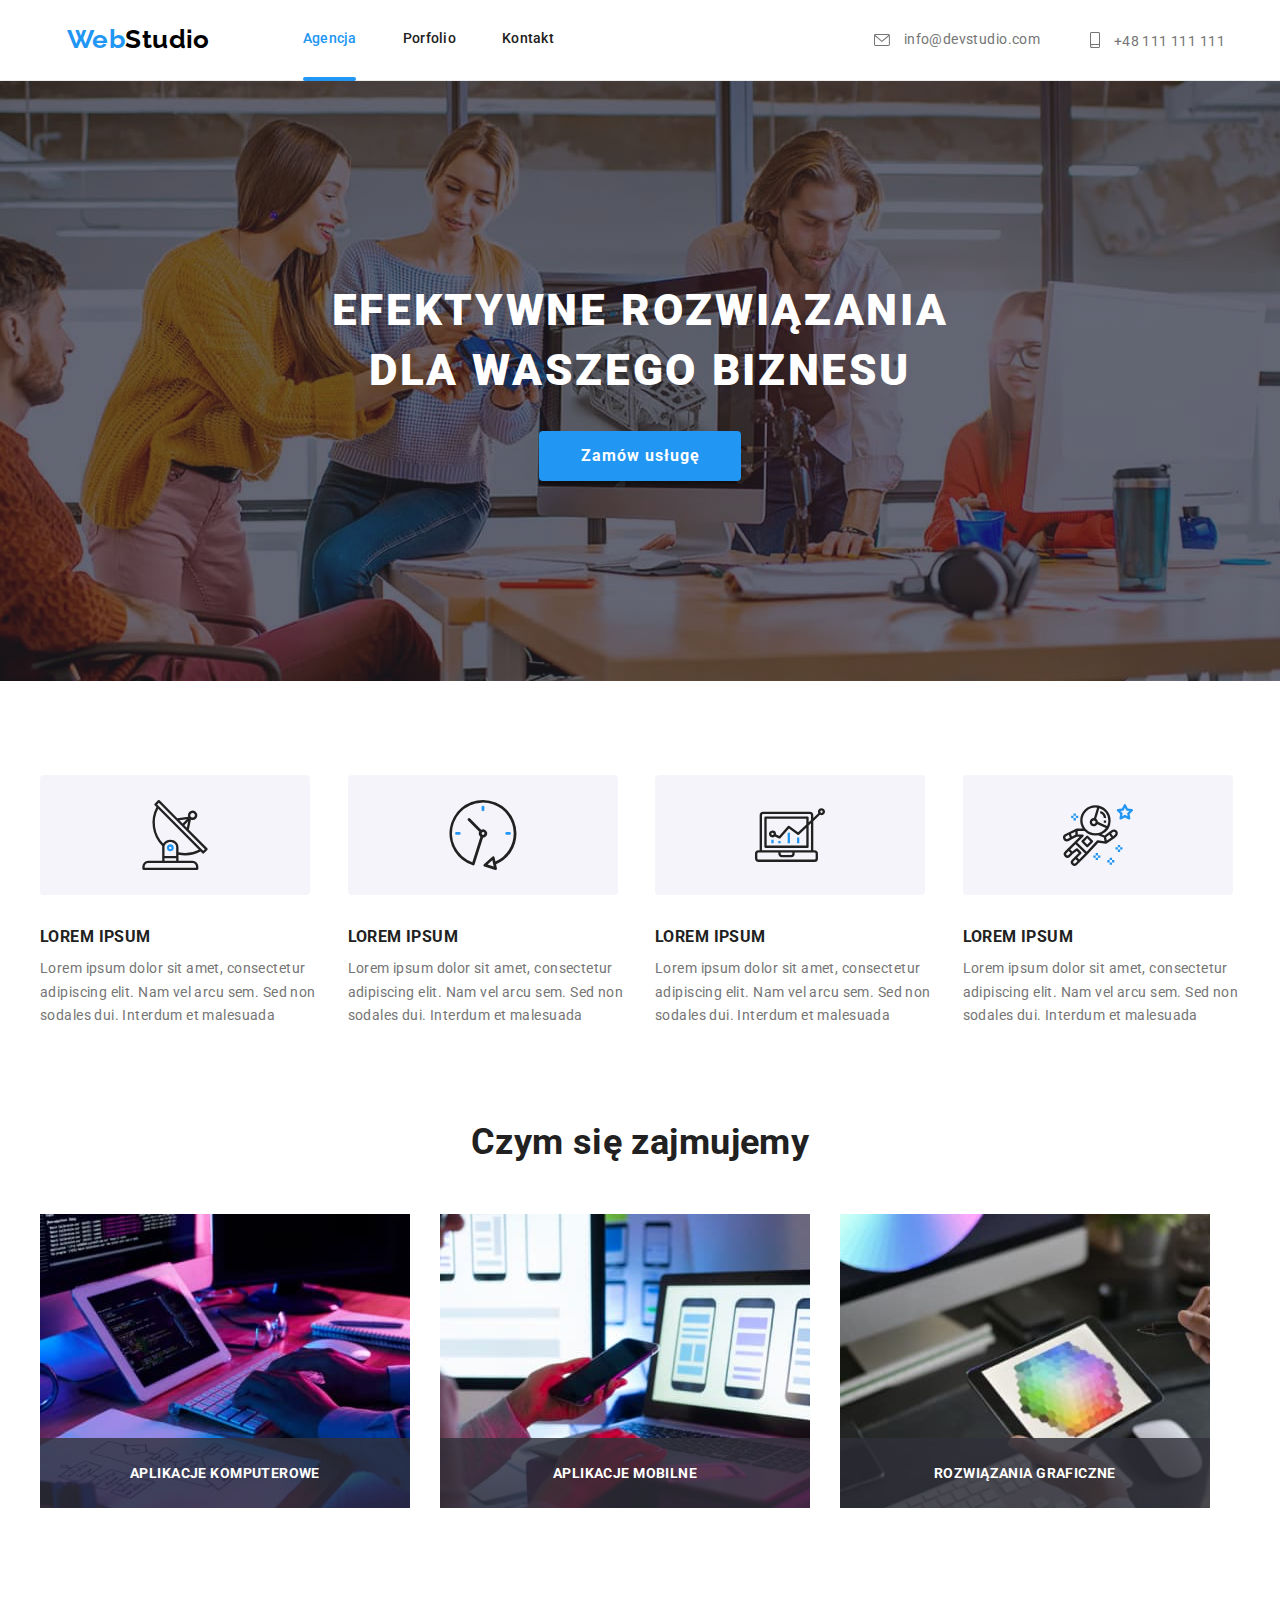
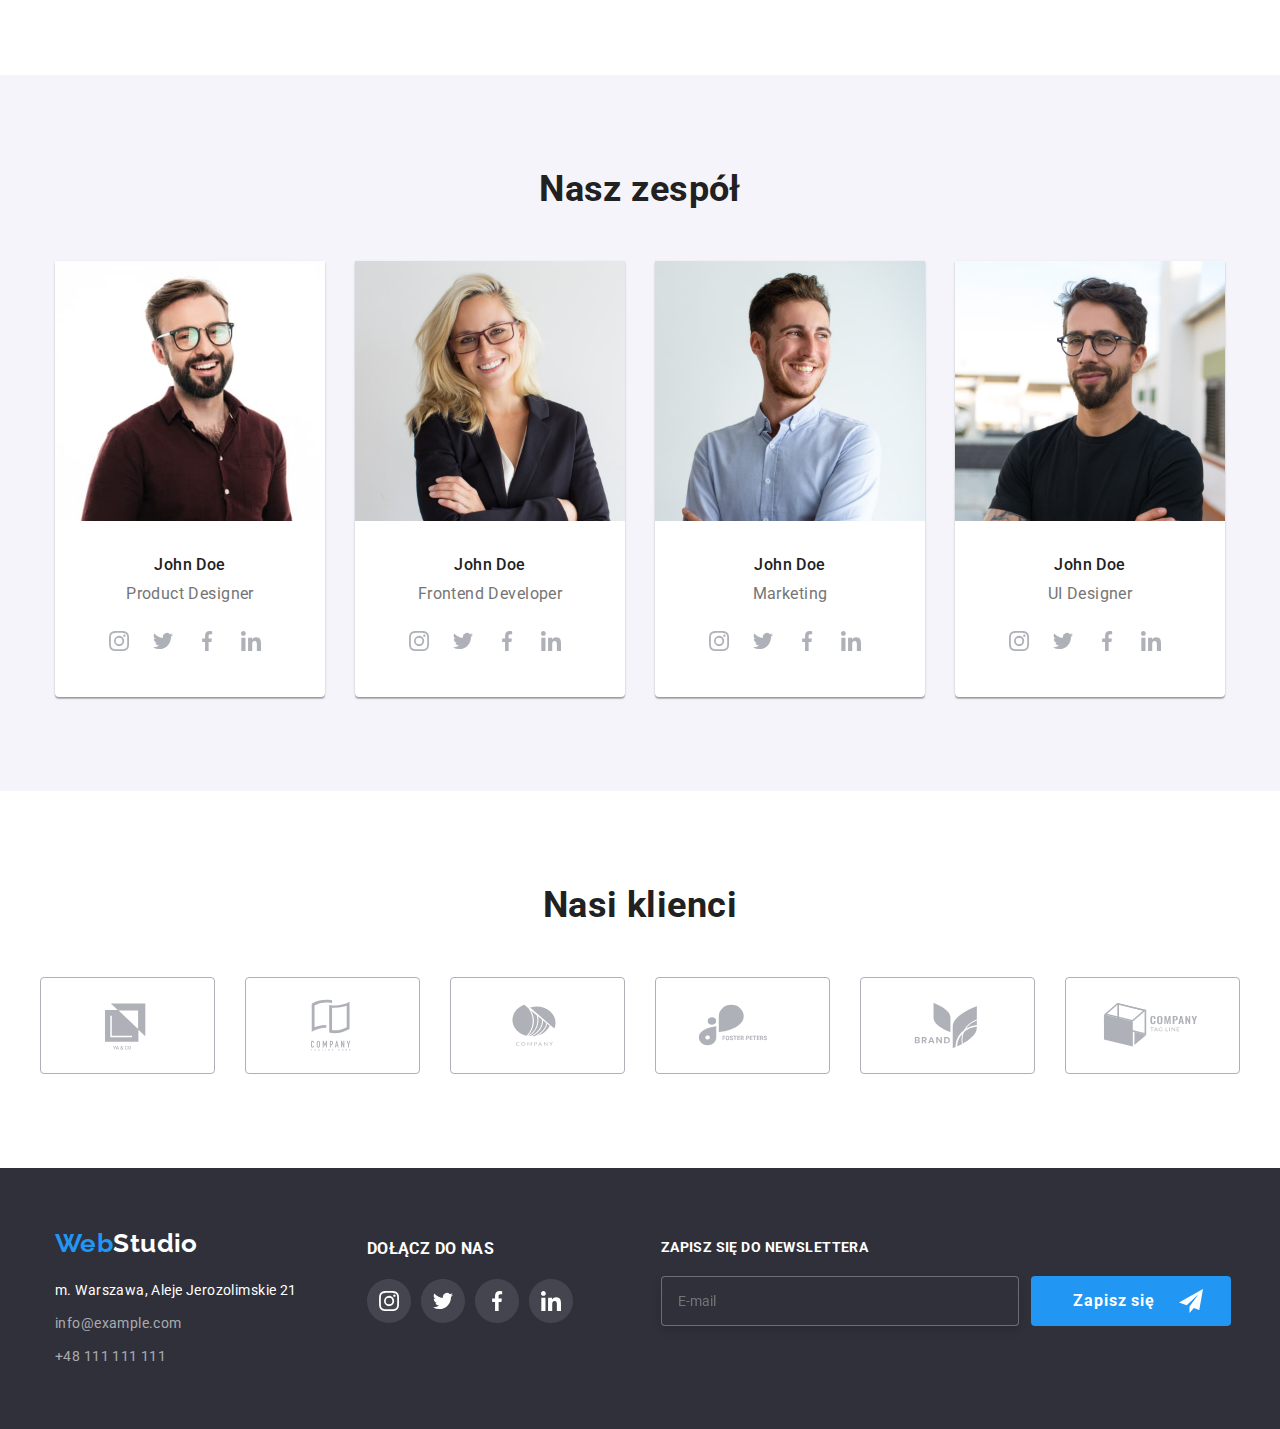
<file: index.html>
<!DOCTYPE html>
<html lang="en">

<head>
  <meta charset="UTF-8" />
  <meta http-equiv="X-UA-Compatible" content="IE=edge" />
  <meta name="viewport" content="width=device-width, initial-scale=1.0" />
  <link rel="stylesheet" href="./css/modern-normalize.min.css" />
  <link rel="stylesheet" href="./css/styles.css" />
  <link rel="preconnect" href="https://fonts.googleapis.com" />
  <link rel="preconnect" href="https://fonts.gstatic.com" crossorigin />
  <link href="https://fonts.googleapis.com/css2?family=Raleway:wght@700&family=Roboto:wght@400;500;700;900&display=swap"
    rel="stylesheet" />
  <title>WebStudio</title>
</head>

<body>
  <header class="header-border">
    <div class="container header">
      <nav class="header__nav">
        <a class="header__logo link" href="./index.html">Web<span class="header__logo-part">Studio</span></a>
        <ul class="header__menu">
          <li>
            <a class="link header__menu-item agencja" href="agencja">Agencja</a>
          </li>
          <li>
            <a class="link header__menu-item" href="./portfolio.html">Porfolio</a>
          </li>
          <li>
            <a class="link header__menu-item kontakt" href="kontakt">Kontakt</a>
          </li>
        </ul>
      </nav>
      <ul class="header__contacts">
        <li class="header__contact">
          <a class="link header__contacts-item" href="mailto:info@devstudio.com">
            <svg class=" header__icon" width="16" height="12">
              <use href="./images/icons.svg#icon-e-mail"></use>
            </svg>
            info@devstudio.com
          </a>
        </li>
        <li class="header__contact">
          <a class="link header__contacts-item" href="tel:48111111111">
            <svg class="header__icon" width="10" height="16">
              <use href="./images/icons.svg#icon-smartphone"></use>
            </svg>
            +48 111 111 111</a>
        </li>
      </ul>
    </div>
  </header>

  <main>

    <section class="section banner">
      <div class="container">
        <h1 class="banner__title">
          efektywne rozwiązania <br />
          dla waszego biznesu
        </h1>
        <button class="open__btn" type="button" data-modal-open>Zamów usługę</button>

      </div>
    </section>

    <section class="section">
      <div class="container">
        <ul class="advantages">
          <li class="advantage">
            <svg class="adventage-icons" width="270" height="120">
              <use href="./images/icons.svg#icon-antena"></use>
            </svg>
            <h3 class="advantage__title">lorem ipsum</h3>
            <p class="advantage__subtitle">
              Lorem ipsum dolor sit amet, consectetur adipiscing elit. Nam vel
              arcu sem. Sed non sodales dui. Interdum et malesuada
            </p>
          </li>
          <li class="advantage">
            <svg class="adventage-icons" width="270" height="120">
              <use href="./images/icons.svg#icon-time"></use>
            </svg>
            <h3 class="advantage__title">lorem ipsum</h3>
            <p class="advantage__subtitle">
              Lorem ipsum dolor sit amet, consectetur adipiscing elit. Nam vel
              arcu sem. Sed non sodales dui. Interdum et malesuada
            </p>
          </li>
          <li class="advantage">
            <svg class="adventage-icons" width="270" height="120">
              <use href="./images/icons.svg#icon-diagram"></use>
            </svg>
            <h3 class="advantage__title">lorem ipsum</h3>
            <p class="advantage__subtitle">
              Lorem ipsum dolor sit amet, consectetur adipiscing elit. Nam vel
              arcu sem. Sed non sodales dui. Interdum et malesuada
            </p>
          </li>
          <li class="advantage">
            <svg class="adventage-icons" width="270" height="120">
              <use href="./images/icons.svg#icon-astronauta"></use>
            </svg>
            <h3 class="advantage__title">lorem ipsum</h3>
            <p class="advantage__subtitle">
              Lorem ipsum dolor sit amet, consectetur adipiscing elit. Nam vel
              arcu sem. Sed non sodales dui. Interdum et malesuada
            </p>
          </li>
        </ul>
      </div>
    </section>

    <section class="section offices__container">
      <div class="container">
        <h2 class="section__header">Czym się zajmujemy</h2>
        <ul class="offices">
          <li class="office">
            <img src="./images/box1.jpg" alt="Programista koduje" width="370" height="294" />
            <div class="office__label__background">
              <p class="office__label">aplikacje komputerowe</p>
            </div>
          </li>
          <li class="office">
            <img src="./images/box2.jpg" alt="Pogramista pisze aplikacje na telefon" width="370" height="294" />
            <div class="office__label__background">
              <p class="office__label">aplikacje mobilne</p>
            </div>
          </li>
          <li class="office">
            <img src="./images/box3.jpg" alt="Programista używa aplikacji" width="370" height="294" />
            <div class="office__label__background">
              <p class="office__label">rozwiązania graficzne</p>
            </div>
          </li>
        </ul>
      </div>
    </section>

    <section class="section section__cards">
      <div class="container">
        <h2 class="section__header">Nasz zespół</h2>
        <ul class="cards">
          <li class="card">
            <img src="./images/img1.jpg" alt="Product Designer osobiście" width="270" height="260" />
            <div class="card__container">
              <h3 class="card__title">John Doe</h3>
              <p class="card__subtitle">Product Designer</p>
              <ul class="card__icons">
                <li class="card__icon">
                  <a href="#" target="_blank" class="card__icon-link">
                    <svg class="card__icon-item" width="44px" height="44px">
                      <use href="./images/icons.svg#icon-instagram"></use>
                    </svg>
                  </a>
                </li>
                <li class="card__icon">
                  <a href="#" target="_blank" class="card__icon-link">
                    <svg class="card__icon-item" width="44px" height="44px">
                      <use href="./images/icons.svg#icon-twitter"></use>
                    </svg>
                  </a>
                </li>
                <li class="card__icon">
                  <a href="#" target="_blank" class="card__icon-link">
                    <svg class="card__icon-item" width="44px" height="44px">
                      <use href="./images/icons.svg#icon-facebook"></use>
                    </svg>
                  </a>
                </li>
                <li class="card__icon">
                  <a href="#" target="_blank" class="card__icon-link">
                    <svg class="card__icon-item" width="44px" height="44px">
                      <use href="./images/icons.svg#icon-linkedin"></use>
                    </svg>
                  </a>
                </li>
              </ul>
            </div>
          </li>
          <li class="card">
            <img src="./images/img2.jpg" alt="Frontend Developer osobiście" width="270" height="260" />
            <div class="card__container">
              <h3 class="card__title">John Doe</h3>
              <p class="card__subtitle">Frontend Developer</p>
              <ul class="card__icons">
                <li class="card__icon">
                  <a href="#" target="_blank" class="card__icon-link">
                    <svg class="card__icon-item" width="44px" height="44px">
                      <use href="./images/icons.svg#icon-instagram"></use>
                    </svg>
                  </a>
                </li>
                <li class="card__icon">
                  <a href="#" target="_blank" class="card__icon-link">
                    <svg class="card__icon-item" width="44px" height="44px">
                      <use href="./images/icons.svg#icon-twitter"></use>
                    </svg>
                  </a>
                </li>
                <li class="card__icon">
                  <a href="#" target="_blank" class="card__icon-link">
                    <svg class="card__icon-item" width="44px" height="44px">
                      <use href="./images/icons.svg#icon-facebook"></use>
                    </svg>
                  </a>
                </li>
                <li class="card__icon">
                  <a href="#" target="_blank" class="card__icon-link">
                    <svg class="card__icon-item" width="44px" height="44px">
                      <use href="./images/icons.svg#icon-linkedin"></use>
                    </svg>
                  </a>
                </li>
              </ul>
            </div>
          </li>
          <li class="card">
            <img src="./images/img3.jpg" alt="John Doe odpoweidzialny za marketing osobiście" width="270"
              height="260" />
            <div class="card__container">
              <h3 class="card__title">John Doe</h3>
              <p class="card__subtitle">Marketing</p>
              <ul class="card__icons">
                <li class="card__icon">
                  <a href="#" target="_blank" class="card__icon-link">
                    <svg class="card__icon-item" width="44px" height="44px">
                      <use href="./images/icons.svg#icon-instagram"></use>
                    </svg>
                  </a>
                </li>
                <li class="card__icon">
                  <a href="#" target="_blank" class="card__icon-link">
                    <svg class="card__icon-item" width="44px" height="44px">
                      <use href="./images/icons.svg#icon-twitter"></use>
                    </svg>
                  </a>
                </li>
                <li class="card__icon">
                  <a href="#" target="_blank" class="card__icon-link">
                    <svg class="card__icon-item" width="44px" height="44px">
                      <use href="./images/icons.svg#icon-facebook"></use>
                    </svg>
                  </a>
                </li>
                <li class="card__icon">
                  <a href="#" target="_blank" class="card__icon-link">
                    <svg class="card__icon-item" width="44px" height="44px">
                      <use href="./images/icons.svg#icon-linkedin"></use>
                    </svg>
                  </a>
                </li>
              </ul>
            </div>
          </li>
          <li class="card">
            <img src="./images/img4.jpg" alt="UI Designer osobiście" width="270" height="260" />
            <div class="card__container">
              <h3 class="card__title">John Doe</h3>
              <p class="card__subtitle">UI Designer</p>
              <ul class="card__icons">
                <li class="card__icon">
                  <a href="#" target="_blank" class="card__icon-link">
                    <svg class="card__icon-item" width="44px" height="44px">
                      <use href="./images/icons.svg#icon-instagram"></use>
                    </svg>
                  </a>
                </li>
                <li class="card__icon">
                  <a href="#" target="_blank" class="card__icon-link">
                    <svg class="card__icon-item" width="44px" height="44px">
                      <use href="./images/icons.svg#icon-twitter"></use>
                    </svg>
                  </a>
                </li>
                <li class="card__icon">
                  <a href="#" target="_blank" class="card__icon-link">
                    <svg class="card__icon-item" width="44px" height="44px">
                      <use href="./images/icons.svg#icon-facebook"></use>
                    </svg>
                  </a>
                </li>
                <li class="card__icon">
                  <a href="#" target="_blank" class="card__icon-link">
                    <svg class="card__icon-item" width="44px" height="44px">
                      <use href="./images/icons.svg#icon-linkedin"></use>
                    </svg>
                  </a>
                </li>
              </ul>
            </div>
          </li>
        </ul>
      </div>
    </section>
    <section class="section clients">
      <div class="container">
        <h2 class="section__header">Nasi klienci</h2>
        <ul class="client__icons">
          <li class="client__icon">
            <a href="#" target="_blank" class="client__icon-link">
              <svg class="client__icon-item" width="106" height="60">
                <use href="./images/icons.svg#icon-Logo1"></use>
              </svg>
            </a>
          </li>
          <li class="client__icon">
            <a href="#" target="_blank" class="client__icon-link">
              <svg class="client__icon-item" width="106" height="60">
                <use href="./images/icons.svg#icon-Logo2"></use>
              </svg>
            </a>
          </li>
          <li class="client__icon">
            <a href="#" target="_blank" class="client__icon-link">
              <svg class="client__icon-item" width="106" height="60">
                <use href="./images/icons.svg#icon-Logo3"></use>
              </svg>
            </a>
          </li>
          <li class="client__icon">
            <a href="#" target="_blank" class="client__icon-link">
              <svg class="client__icon-item" width="106" height="60">
                <use href="./images/icons.svg#icon-Logo4"></use>
              </svg>
            </a>
          </li>
          <li class="client__icon">
            <a href="#" target="_blank" class="client__icon-link">
              <svg class="client__icon-item" width="106" height="60">
                <use href="./images/icons.svg#icon-Logo5"></use>
              </svg>
            </a>
          </li>
          <li class="client__icon">
            <a href="#" target="_blank" class="client__icon-link">
              <svg class="client__icon-item" width="106" height="60">
                <use href="./images/icons.svg#icon-Logo6"></use>
              </svg>
            </a>
          </li>
        </ul>

      </div>
    </section>
  </main>

  <footer class="footer__background">
    <div class="footer__container">
      <div class="footer__wrapper">
        <a class="footer__logo link" href="WebStudio">Web<span class="footer__logo-part">Studio</span></a>
        <address>
          <ul class="footer__adressess">
            <li>
              <a class="link footer__place" href="https://goo.gl/maps/jp3QV2B9B6zz9JZ26">m. Warszawa, Aleje
                Jerozolimskie
                21</a>
            </li>
            <li>
              <a class="link footer__address" href=" mailto:info@example.com">info@example.com</a>
            </li>
            <li>
              <a class="link footer__address" href="tel:48111111111">+48 111 111 111</a>
            </li>
          </ul>
        </address>
      </div>
      <div class="footer__social-media">
        <h3 class="footer__title">dołącz do nas</h3>
        <ul class="footer__icons">
          <li class="footer__icon">
            <a href="#" target="_blank" class="footer__icon-link">
              <svg class="footer__icon-item" width="44px" height="44px">
                <use href="./images/icons.svg#icon-instagram"></use>
              </svg>
            </a>
          </li>
          <li class="footer__icon">
            <a href="#" target="_blank" class="footer__icon-link">
              <svg class="footer__icon-item" width="44px" height="44px">
                <use href="./images/icons.svg#icon-twitter"></use>
              </svg>
            </a>
          </li>
          <li class="footer__icon">
            <a href="#" target="_blank" class="footer__icon-link">
              <svg class="footer__icon-item" width="44px" height="44px">
                <use href="./images/icons.svg#icon-facebook"></use>
              </svg>
            </a>
          </li>
          <li class="footer__icon">
            <a href="#" target="_blank" class="footer__icon-link">
              <svg class="footer__icon-item" width="44px" height="44px">
                <use href="./images/icons.svg#icon-linkedin"></use>
              </svg>
            </a>
          </li>
        </ul>
      </div>
      <div class="newsletter">
        <form class="newsletter__box" name="signup_form" autocomplete="on" novalidate>
          <label class="newsletter__title">
            zapisz się do newslettera
            <input class="newsletter__item" type="email" name="email" placeholder="E-mail" />
          </label>
          <button class="newsletter__btn" type="submit"><span>Zapisz się</span>
            <svg class="icon-icon-send" width="24px" height="24px">
              <use href="./images/icons.svg#icon-icon-send"></use>
            </svg></button>
        </form>
      </div>
    </div>
  </footer>


  <div class="backdrop is-hidden" data-modal>
    <div class="modal">
      <button class="close__btn modal-close" type="button" data-modal-close>X</button>

      <form class="form" name="users_data_form" autocomplete="off">
        <h2 class="form__header"> Zostaw swoje dane w formularzu poniżej </h2>

        <label class="form__title">
          <span class="form__text">Imie</span>
          <svg class="form__icon" width="20px" height="20px">
            <use href="./images/icons.svg#icon-user"></use>
          </svg>
          <input class="form__item" type="text" name="firstname" required minlength="5" maxlength="18" />
        </label>

        <label class="form__title">
          <span class="form__text">Telefon</span>
          <svg class="form__icon" width="22px" height="22px">
            <use href="./images/icons.svg#icon-phone-formular"></use>
          </svg>
          <input class="form__item" type="tel" name="phone" required />
        </label>

        <label class="form__title">
          <span class="form__text">Email</span>
          <svg class="form__icon" width="30px" height="20px">
            <use href="./images/icons.svg#icon-email-formular"></use>
          </svg>
          <input class="form__item" type="email" name="email" required minlength="6">
        </label>

        <label class="form__title">
          <span class="form__text">Komentarz</span>
          <textarea class="form__item-textarea" name="comment" rows="6" placeholder="Wprowadź tekst"></textarea>
        </label>

        <div class="form__checkbox-container">
          <input class="form__checkbox-item" type="checkbox" name="statue_and_policy" value="checked" required
            id="check" />
          <label class="form__title-chceckbox">
            <svg class="form__icon-checkbox" width="13px" height="13px">
              <use href="./images/icons.svg#icon-check"></use>
            </svg>
            <span class="form__text-checkbox">Oświadczam iż akceptuję&nbsp;</span>
            <a class="form__link" href="#" target="_blank"> Regulamin
            </a>
            &nbsp;i&nbsp;
            <a class="form__link" href="#" target="_blank"> Politykę Prywatności. </a>
          </label>
        </div>

        <button class="form__btn-send" type="submit">Wyślij</button>
      </form>


    </div>
  </div>
  <script src="./js/modal.js"></script>
</body>

</html>
</file>
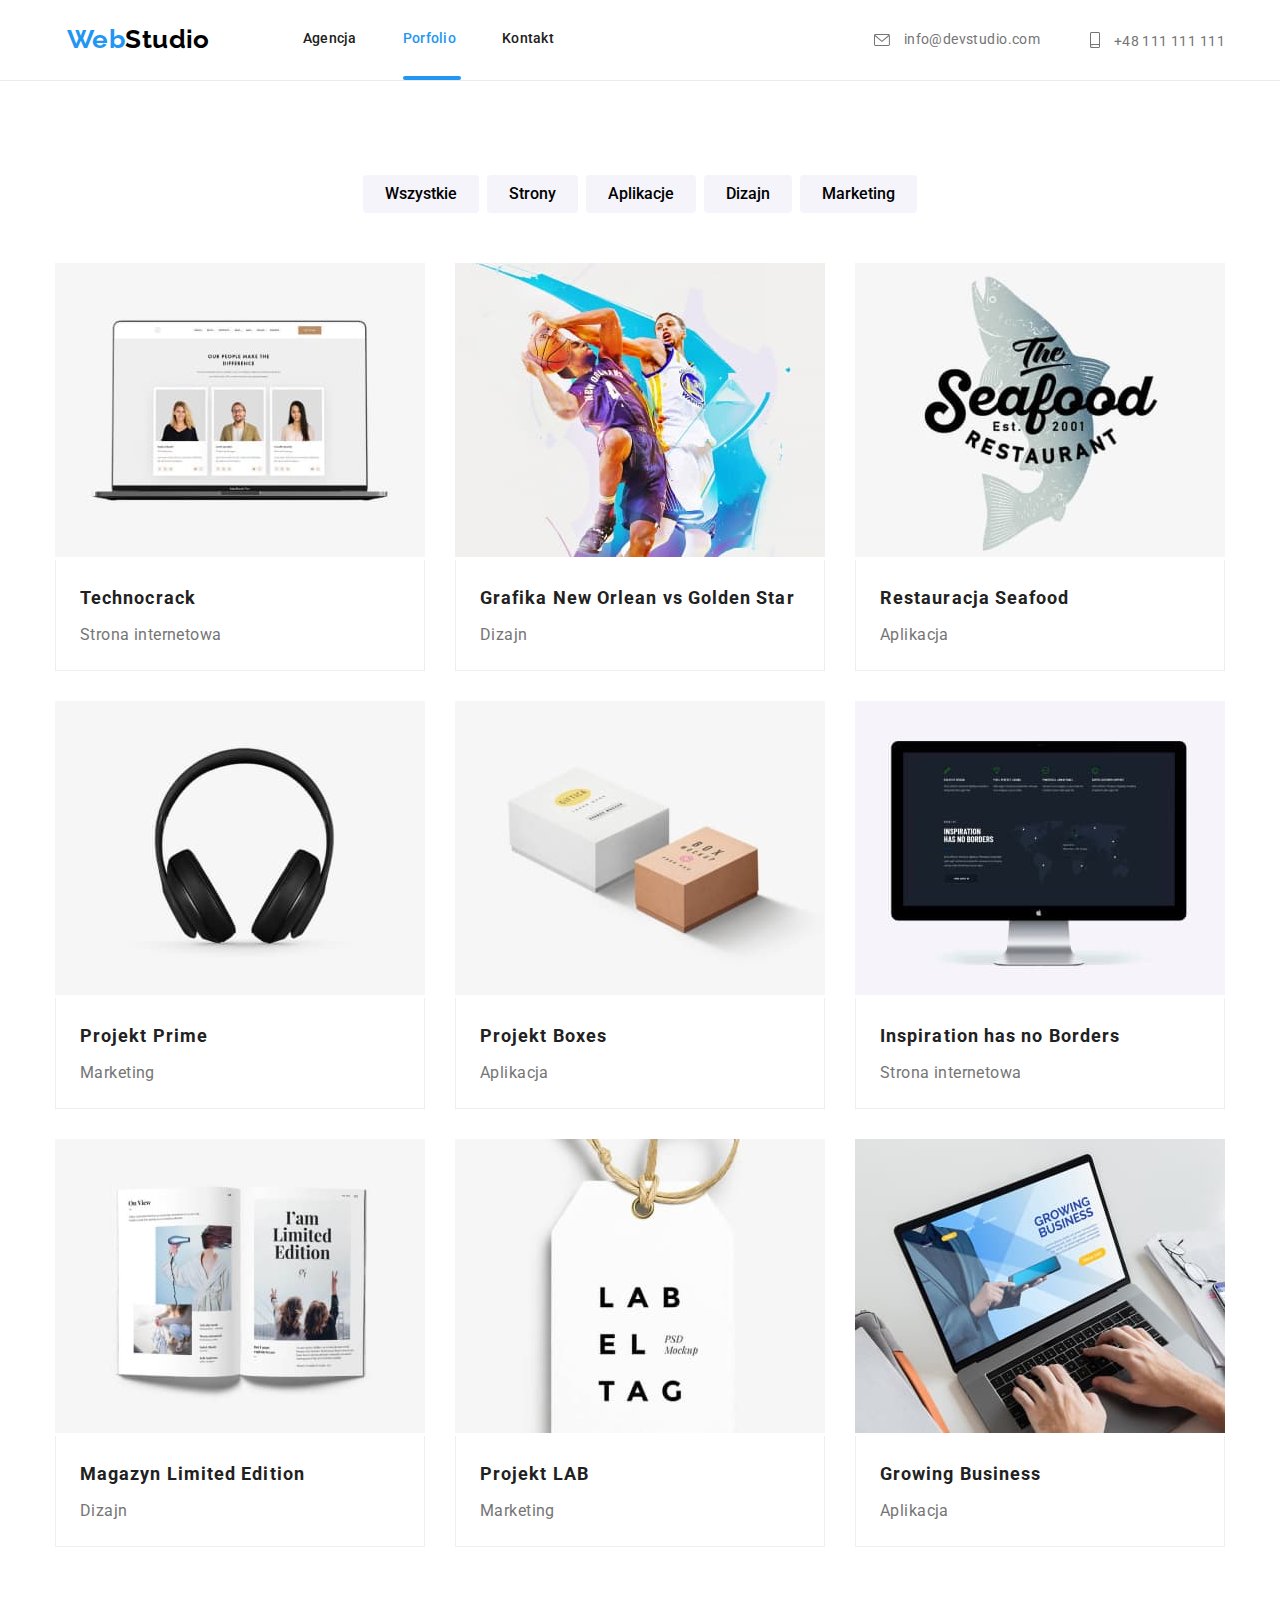
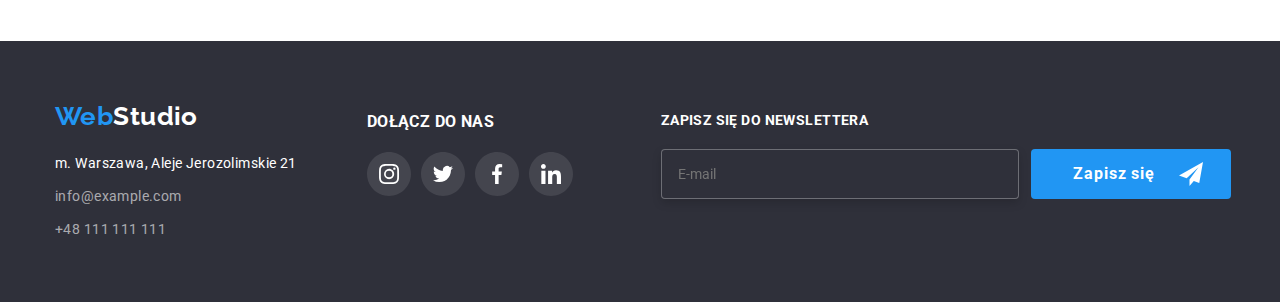
<file: portfolio.html>
<!DOCTYPE html>
<html lang="en">

<head>
  <meta charset="UTF-8" />
  <meta http-equiv="X-UA-Compatible" content="IE=edge" />
  <meta name="viewport" content="width=device-width, initial-scale=1.0" />
  <link rel="stylesheet" href="./css/modern-normalize.min.css" />
  <link rel="stylesheet" href="./css/styles.css" />
  <link rel="preconnect" href="https://fonts.googleapis.com" />
  <link rel="preconnect" href="https://fonts.gstatic.com" crossorigin />
  <link href="https://fonts.googleapis.com/css2?family=Raleway:wght@700&family=Roboto:wght@400;500;700;900&display=swap"
    rel="stylesheet" />
  <title>WebStudio-portfolio</title>
</head>

<body>
  <header class="header-border">
    <div class="container header">
      <nav class="header__nav">
        <a class="header__logo link" href="./index.html">Web<span class="header__logo-part">Studio</span></a>
        <ul class="header__menu">
          <li>
            <a class="link header__menu-item" href="agencja">Agencja</a>
          </li>
          <li>
            <a class="link header__menu-item portfolio" href="./portfolio.html">Porfolio</a>
          </li>
          <li>
            <a class="link header__menu-item kontakt" href="kontakt">Kontakt</a>
          </li>
        </ul>
      </nav>
      <ul class="header__contacts">
        <li class="header__contact">
          <a class="link header__contacts-item" href="mailto:info@devstudio.com">
            <svg class=" header__icon" width="16" height="12">
              <use href="./images/icons.svg#icon-e-mail"></use>
            </svg>
            info@devstudio.com
          </a>
        </li>
        <li class="header__contact">
          <a class="link header__contacts-item" href="tel:48111111111">
            <svg class="header__icon" width="10" height="16">
              <use href="./images/icons.svg#icon-smartphone"></use>
            </svg>
            +48 111 111 111</a>
        </li>
      </ul>
    </div>
  </header>

  <main>
    <section class="section">
      <div class="container">
        <ul class="menu__btn">
          <li class="menu__btn-item"><button type="button">Wszystkie</button></li>
          <li class="menu__btn-item"><button type="button">Strony</button></li>
          <li class="menu__btn-item"><button type="button">Aplikacje</button></li>
          <li class="menu__btn-item"><button type="button">Dizajn</button></li>
          <li class="menu__btn-item"><button type="button">Marketing</button></li>
        </ul>
        <ul class="gallery">
          <li class="gallery__product">
            <div class="product__label">
              <p class="product__label__description">
                Technocrack jest popularną platformą wykorzystywaną do
                rozpowszechniania koronawirusa. Firmy wykorzystują tę
                platformę do celów szpiegowskich i ataków na niezabezpieczone
                serwery konkurencji
              </p>
            </div>
            <img src="./images/portfolio-photo1.jpg" alt="Laptop z włączoną platformą" width="370" height="294" />
            <div class="product__box">
              <h3 class="product__name">Technocrack</h3>
              <p class="product__description">Strona internetowa</p>
            </div>
          </li>
          <li class="gallery__product">
            <div class="product__label">
              <p class="product__label__description">
                Technocrack jest popularną platformą wykorzystywaną do
                rozpowszechniania koronawirusa. Firmy wykorzystują tę
                platformę do celów szpiegowskich i ataków na niezabezpieczone
                serwery konkurencji
              </p>
            </div>
            <img src="./images/portfolio-photo2.jpg" alt="Dwóch koszykarzy walczących o piłkę" width="370"
              height="294" />
            <div class="product__box">
              <h3 class="product__name">Grafika New Orlean vs Golden Star</h3>
              <p class="product__description">Dizajn</p>
            </div>
          </li>
          <li class="gallery__product">
            <div class="product__label">
              <p class="product__label__description">
                Technocrack jest popularną platformą wykorzystywaną do
                rozpowszechniania koronawirusa. Firmy wykorzystują tę
                platformę do celów szpiegowskich i ataków na niezabezpieczone
                serwery konkurencji
              </p>
            </div>
            <img src="./images/portfolio-photo3.jpg" alt="Logo restauracji The Seafood" width="370" height="294" />
            <div class="product__box">
              <h3 class="product__name">Restauracja Seafood</h3>
              <p class="product__description">Aplikacja</p>
            </div>
          </li>
          <li class="gallery__product">
            <div class="product__label">
              <p class="product__label__description">
                Technocrack jest popularną platformą wykorzystywaną do
                rozpowszechniania koronawirusa. Firmy wykorzystują tę
                platformę do celów szpiegowskich i ataków na niezabezpieczone
                serwery konkurencji
              </p>
            </div>
            <img src="./images/portfolio-photo4.jpg" alt="słuchawki nauszne" width="370" height="294" />
            <div class="product__box">
              <h3 class="product__name">Projekt Prime</h3>
              <p class="product__description">Marketing</p>
            </div>
          </li>
          <li class="gallery__product">
            <div class="product__label">
              <p class="product__label__description">
                Technocrack jest popularną platformą wykorzystywaną do
                rozpowszechniania koronawirusa. Firmy wykorzystują tę
                platformę do celów szpiegowskich i ataków na niezabezpieczone
                serwery konkurencji
              </p>
            </div>
            <img src="./images/portfolio-photo5.jpg" alt="dwa kartony" width="370" height="294" />
            <div class="product__box">
              <h3 class="product__name">Projekt Boxes</h3>
              <p class="product__description">Aplikacja</p>
            </div>
          </li>
          <li class="gallery__product">
            <div class="product__label">
              <p class="product__label__description">
                Technocrack jest popularną platformą wykorzystywaną do
                rozpowszechniania koronawirusa. Firmy wykorzystują tę
                platformę do celów szpiegowskich i ataków na niezabezpieczone
                serwery konkurencji
              </p>
            </div>
            <img src="./images/portfolio-photo6.jpg" alt="Monitor komputera z włączoną stroną internetową" width="370"
              height="294" />
            <div class="product__box">
              <h3 class="product__name">Inspiration has no Borders</h3>
              <p class="product__description">Strona internetowa</p>
            </div>
          </li>
          <li class="gallery__product">
            <div class="product__label">
              <p class="product__label__description">
                Technocrack jest popularną platformą wykorzystywaną do
                rozpowszechniania koronawirusa. Firmy wykorzystują tę
                platformę do celów szpiegowskich i ataków na niezabezpieczone
                serwery konkurencji
              </p>
            </div>
            <img src="./images/portfolio-photo7.jpg" alt="czasopismo z obrazkami" width="370" height="294" />
            <div class="product__box">
              <h3 class="product__name">Magazyn Limited Edition</h3>
              <p class="product__description">Dizajn</p>
            </div>
          </li>
          <li class="gallery__product">
            <div class="product__label">
              <p class="product__label__description">
                Technocrack jest popularną platformą wykorzystywaną do
                rozpowszechniania koronawirusa. Firmy wykorzystują tę
                platformę do celów szpiegowskich i ataków na niezabezpieczone
                serwery konkurencji
              </p>
            </div>
            <img src="./images/portfolio-photo8.jpg" alt="metkę LABELTAG" width="370" height="294" />
            <div class="product__box">
              <h3 class="product__name">Projekt LAB</h3>
              <p class="product__description">Marketing</p>
            </div>
          </li>
          <li class="gallery__product">
            <div class="product__label">
              <p class="product__label__description">
                Technocrack jest popularną platformą wykorzystywaną do
                rozpowszechniania koronawirusa. Firmy wykorzystują tę
                platformę do celów szpiegowskich i ataków na niezabezpieczone
                serwery konkurencji
              </p>
            </div>
            <img src="./images/portfolio-photo9.jpg" alt="Laptop z włączoną stroną growing buisiness" width="370"
              height="294" />
            <div class="product__box">
              <h3 class="product__name">Growing Business</h3>
              <p class="product__description">Aplikacja</p>
            </div>
          </li>
        </ul>
      </div>
    </section>
  </main>

  <footer class="footer__background">
    <div class="footer__container">
      <div class="footer__wrapper">
        <a class="footer__logo link" href="WebStudio">Web<span class="footer__logo-part">Studio</span></a>
        <address>
          <ul class="footer__adressess">
            <li>
              <a class="link footer__place" href="https://goo.gl/maps/jp3QV2B9B6zz9JZ26">m. Warszawa, Aleje
                Jerozolimskie
                21</a>
            </li>
            <li>
              <a class="link footer__address" href=" mailto:info@example.com">info@example.com</a>
            </li>
            <li>
              <a class="link footer__address" href="tel:48111111111">+48 111 111 111</a>
            </li>
          </ul>
        </address>
      </div>
      <div class="footer__social-media">
        <h3 class="footer__title">dołącz do nas</h3>
        <ul class="footer__icons">
          <li class="footer__icon">
            <a href="#" target="_blank" class="footer__icon-link">
              <svg class="footer__icon-item" width="44px" height="44px">
                <use href="./images/icons.svg#icon-instagram"></use>
              </svg>
            </a>
          </li>
          <li class="footer__icon">
            <a href="#" target="_blank" class="footer__icon-link">
              <svg class="footer__icon-item" width="44px" height="44px">
                <use href="./images/icons.svg#icon-twitter"></use>
              </svg>
            </a>
          </li>
          <li class="footer__icon">
            <a href="#" target="_blank" class="footer__icon-link">
              <svg class="footer__icon-item" width="44px" height="44px">
                <use href="./images/icons.svg#icon-facebook"></use>
              </svg>
            </a>
          </li>
          <li class="footer__icon">
            <a href="#" target="_blank" class="footer__icon-link">
              <svg class="footer__icon-item" width="44px" height="44px">
                <use href="./images/icons.svg#icon-linkedin"></use>
              </svg>
            </a>
          </li>
        </ul>
      </div>
      <div class="newsletter">
        <form class="newsletter__box" name="signup_form" autocomplete="on" novalidate>
          <label class="newsletter__title">
            zapisz się do newslettera
            <input class="newsletter__item" type="email" name="email" placeholder="E-mail" />
          </label>
          <button class="newsletter__btn" type="submit"><span>Zapisz się</span>
            <svg class="icon-icon-send" width="24px" height="24px">
              <use href="./images/icons.svg#icon-icon-send"></use>
            </svg></button>
        </form>
      </div>
    </div>
  </footer>
</body>

</html>
</file>
<file: css/styles.css>
:root {
  --active-color: #2196f3;
  --brand-color1: #757575;
  --brand-color2: #fff;
  --brand-color3: #212121;
  --background-color: #2f303a;
  --icon-color: #afb1b8;
  --logo-color: #000;
  --brand-font: "Roboto", sans-serif;
  --space-gap: 30px;
  --product-label-color: rgba(33, 150, 243, 0.9);
}
body {
  font-family: var(--brand-font);
  color: var(--brand-color3);
  font-size: 14px;
  letter-spacing: 0.03em;
}
ul {
  list-style: none;
}
ul,
h1,
h2,
h3,
p {
  padding-inline-start: 0;
  margin-block-start: 0;
  margin-block-end: 0;
}
.section {
  padding: 94px 0;
}
.container {
  width: 1200px;
  margin: 0 auto;
}
.header,
.header__nav,
.header__menu {
  display: flex;
}
.header-border {
  border-bottom: 1px solid #ececec;
}
.header {
  justify-content: space-between;
  padding: 24px 15px 25px 27px;
}
.header__nav {
  align-items: center;
}
.header__logo {
  font-family: "raleway";
  font-weight: 700;
  font-size: 26px;
  line-height: 1.19;
  color: var(--active-color);
  margin-right: 93px;
}
.header__logo-part {
  color: var(--logo-color);
}
.header__menu {
  font-weight: 500;
  line-height: 1.14;
  letter-spacing: 0.02em;
}
.header__menu > li:not(:last-child) {
  margin-right: 46px;
}
.header__contacts {
  display: flex;
  align-items: center;
}
.header__contacts > li:not(:last-child) {
  margin-right: 50px;
}
.header__contacts-item {
  color: var(--brand-color1);
}
.header__menu-item {
  color: var(--brand-color3);
}
.header__icon {
  margin-right: 10px;
}
.header__icon:nth-child(1) {
  position: relative;
  top: 2px;
}
.header__icon:nth-child(2) {
  position: relative;
  top: 4px;
}
.link:hover,
.link:focus,
.link:active {
  color: var(--active-color);
  --color4: var(--active-color);
  transition-duration: 250ms;
  animation-timing-function: cubic-bezier(0.4, 0, 0.2, 1);
}
.link {
  text-decoration: none;
}
button {
  font-weight: 500;
  font-size: 16px;
  line-height: 1.625;
  text-align: center;
  background: #f5f4fa;
  border-style: hidden;
  border-radius: 4px;
  cursor: pointer;
}
button:hover,
button:focus,
button:active {
  background-color: var(--active-color);
  color: var(--brand-color2);
  box-shadow: 0 3px 1px rgba(0, 0, 0, 0.1), 0 1px 2px rgba(0, 0, 0, 0.08),
    0 2px 2px rgba(0, 0, 0, 0.12);
  border-radius: 4px;
  border-style: hidden;
  transition-property: visibility, opacity, transform;
  transition-duration: 250ms;
  animation-timing-function: cubic-bezier(0.4, 0, 0.2, 1);
}
/*gallery*/
.menu__btn {
  display: flex;
  flex-direction: row;
  justify-content: center;
  align-items: center;
}
.menu__btn > li:not(:last-child) {
  margin-right: 8px;
}
.menu__btn-item > button {
  padding: 6px 22px;
}
.gallery {
  display: flex;
  flex-wrap: wrap;
  justify-content: center;
  gap: var(--space-gap);
  margin-top: 50px;
}
.product__box {
  border: 1px solid #eee;
  border-top: none;
  padding: 20px 24px;
  position: relative;
  background-color: var(--brand-color2);
}
.gallery__product {
  flex-basis: calc((100% - 90px) / 3);
  background-color: var(--brand-color2);
  position: relative;
  overflow: hidden;
}
.gallery__product:focus,
.gallery__product:hover,
.gallery__product:active {
  box-shadow: 0px 1px 1px rgba(0, 0, 0, 0.12), 0px 4px 4px rgba(0, 0, 0, 0.06),
    1px 4px 6px rgba(0, 0, 0, 0.16);
  cursor: pointer;
  transition-duration: 250ms;
  animation-timing-function: cubic-bezier(0.4, 0, 0.2, 1);
}
.product__name {
  font-weight: 700;
  font-size: 18px;
  line-height: 2;
  letter-spacing: 0.06em;
  margin-block-start: 0;
  margin-block-end: 4px;
}
.product__description {
  font-size: 16px;
  line-height: 1.88;
  color: var(--brand-color1);
  margin-block-start: 0;
  margin-block-end: 0;
}
.product__label {
  background-color: var(--product-label-color);
  position: absolute;
  top: 0;
  left: 0;
  padding: 49px 24px 49px 45px;
  transform: translateY(110%);
  transition-duration: 250ms;
}
.product__label__description {
  font-size: 18px;
  line-height: 1.56;
  color: var(--brand-color2);
}
.gallery__product:hover .product__label,
.product__label:focus {
  transform: translateY(0);
  transition-duration: 250ms;
  animation-timing-function: cubic-bezier(0.4, 0, 0.2, 1);
}

/*footer*/
.footer__background {
  background-color: var(--background-color);
  display: flex;
  flex-direction: column;
  justify-content: center;
  align-items: center;
}
.footer__container {
  width: 1200px;
  display: flex;
  flex-direction: row;
  align-items: flex-start;
  padding: 60px 0 60px 15px;
}
.footer__logo {
  font-family: "raleway";
  font-weight: 700;
  font-size: 26px;
  line-height: 1.19;
  color: var(--active-color);
}
.footer__logo-part {
  color: var(--brand-color2);
}
.footer__adressess {
  line-height: 1.71;
  font-style: normal;
  margin-top: 20px;
}
.footer__adressess > li:not(:last-child) {
  margin-bottom: 9px;
}
.footer__address {
  color: rgba(255, 255, 255, 0.6);
}
.footer__place {
  color: var(--brand-color2);
}
.footer__icon-link {
  --color6: rgba(255, 255, 255, 0.1);
  --color5: var(--brand-color2);
}
.footer__icon-link:hover,
.footer__icon-link:focus,
.footer__icon-link:active {
  --color6: var(--active-color);
  transition-duration: 250ms;
  animation-timing-function: cubic-bezier(0.4, 0, 0.2, 1);
}
.footer__wrapper {
  margin-right: 70px;
}
.footer__social-media {
  display: flex;
  flex-direction: column;
  justify-content: center;
}
.footer__title {
  font-weight: 700;
  line-height: 1.14;
  text-transform: uppercase;
  color: var(--brand-color2);
  margin-bottom: 20px;
  margin-top: 12px;
}
.footer__icons {
  display: flex;
  justify-content: center;
}
.footer__icon {
  margin-right: 10px;
}
.newsletter {
  font-weight: 700;
  line-height: 1.14;
  text-transform: uppercase;
  color: var(--brand-color2);
  margin-top: 12px;
  margin-left: 78px;
}
.newsletter__box {
  display: flex;
  flex-direction: row;
}
.newsletter__title {
  display: flex;
  flex-direction: column;
}
.newsletter__item {
  margin-top: 20px;
  width: 358px;
  height: 50px;
  border: 1px solid rgba(255, 255, 255, 0.3);
  filter: drop-shadow(0px 4px 4px rgba(0, 0, 0, 0.15));
  border-radius: 4px;
  background: var(--background-color);
  color: rgba(255, 255, 255, 0.6);
  padding-left: 16px;
}
.newsletter__btn {
  background-color: var(--active-color);
  color: var(--brand-color2);
  margin-top: 36px;
  margin-left: 12px;
  width: 200px;
  height: 50px;
  letter-spacing: 0.06em;
  font-weight: 700;
  font-size: 16px;
  line-height: 1.88;
  display: flex;
  flex-direction: row;
  align-items: center;
  justify-content: flex-start;
  padding-left: 42px;
}
.icon-icon-send {
  margin-left: 24px;
}
.newsletter__btn:focus,
.newsletter__btn:hover,
.newsletter__btn:active {
  transition-duration: 250ms;
  animation-timing-function: cubic-bezier(0.4, 0, 0.2, 1);
}

/*banner*/
.banner {
  background-color: var(--background-color);
  align-items: center;
  text-align: center;
  padding: 200px 15px;
  background-image: linear-gradient(
      to top,
      rgba(47, 48, 58, 0.4) 0%,
      rgba(47, 48, 58, 0.4) 80%
    ),
    url("../images/banner-background.jpg");
  background-size: cover;
  background-repeat: no-repeat;
  background-position: center;
}
.banner__title {
  font-weight: 900;
  font-size: 44px;
  line-height: 1.36;
  text-align: center;
  letter-spacing: 0.06em;
  text-transform: uppercase;
  color: var(--brand-color2);
  margin-block-start: 0;
  margin-inline-end: 0;
  margin-bottom: 30px;
}

.open__btn {
  font-weight: 700;
  font-size: 16px;
  line-height: 1.88;

  letter-spacing: 0.06em;
  padding: 10px 41px 10px 42px;
  background-color: var(--active-color);
  color: var(--brand-color2);
  box-shadow: 0 3px 1px rgba(0, 0, 0, 0.1), 0 1px 2px rgba(0, 0, 0, 0.08),
    0 2px 2px rgba(0, 0, 0, 0.12);
  border-radius: 4px;
  border-style: hidden;
}
/*adventages*/
.advantages {
  display: flex;
  flex-direction: row;
  justify-content: center;
}
.advantage:not(:last-child) {
  margin-right: 30px;
}
.advantage__title {
  font-weight: 700;
  text-transform: uppercase;
  margin-block-start: 0;
  margin-block-end: 10px;
}
.advantage__subtitle {
  line-height: 1.71;
  color: var(--brand-color1);
  margin-block-start: 0;
  margin-block-end: 0;
}
.adventage-icons {
  margin-bottom: 30px;
}
/*offices*/
.section__header {
  font-weight: 700;
  font-size: 36px;
  line-height: 1.16;
  padding-top: 0;
  margin-block-start: 0;
  margin-block-end: 0;
  text-align: center;
}
.offices__container {
  padding-top: 0;
}
.offices {
  display: flex;
  flex-direction: row;
  margin-top: 50px;
}
.office:not(:last-child) {
  margin-right: 30px;
}
.office {
}
.office > img {
  z-index: 1;
}
.office__label__background {
  position: relative;
  bottom: 73px;
  width: 370px;
  height: 70px;
  background: rgba(47, 48, 58, 0.8);
  z-index: 2;
}
.office__label {
  text-align: center;
  font-weight: 700;
  line-height: 1.14px;
  text-align: center;
  text-transform: uppercase;
  color: var(--brand-color2);
  padding: 35px 90px 27px;
}
/*cards*/
.section__cards {
  background: #f5f4fa;
}
.cards {
  display: flex;
  flex-direction: row;
  justify-content: center;
  margin-top: 50px;
}
.card__container {
  padding: 30px 0 30px 0;
}

.card {
  font-size: 16px;
  line-height: 1.19;
  text-align: center;
  background-color: var(--brand-color2);
  box-shadow: 0 1px 3px rgba(0, 0, 0, 0.12), 0 1px 1px rgba(0, 0, 0, 0.14),
    0 2px 1px rgba(0, 0, 0, 0.2);
  border-radius: 0 0 4px 4px;
}
.card:not(:last-child) {
  margin-right: 30px;
}
.card__title {
  font-weight: 500;
  font-size: 16px;
  margin-block-start: 0;
  margin-block-end: 10px;
}
.card__subtitle {
  color: var(--brand-color1);
  margin-block-start: 0;
  margin-block-end: 0;
}
.card__icons {
  display: flex;
  justify-content: center;
  margin: 16px 10px 0 0;
}
.card__icon-link:hover,
.card__icon-link:focus,
.card__icon-link:active {
  --color5: var(--brand-color2);
  --color6: var(--active-color);
  transition-duration: 250ms;
  animation-timing-function: cubic-bezier(0.4, 0, 0.2, 1);
}
/*client*/

.client__icons {
  display: flex;
  gap: var(--space-gap);
  margin-top: 50px;
}

.client__icon {
  border: 1px solid var(--icon-color);
  border-radius: 4px;
  padding: 17.71px 32px 14.25px 32px;
  flex-basis: calc((100% - 5 * var(--space-gap)) / 6);
  --color5: var(--icon-color);
  --color3: var(--icon-color);
}
.client__icon:hover,
.client__icon:focus,
.client__icon:active {
  cursor: pointer;
  border: 1px solid var(--active-color);
  --color5: var(--active-color);
  --color3: var(--active-color);
  transition-duration: 250ms;
  animation-timing-function: cubic-bezier(0.4, 0, 0.2, 1);
}
/*modal*/
.close__btn {
  position: absolute;
  width: 30px;
  height: 30px;
  right: 8px;
  top: 8px;
  background: var(--brand-color2);
  border: 1px solid rgba(0, 0, 0, 0.1);
  border-radius: 50%;
}
.close__btn:hover,
.close__btn:focus .close__btn:active {
  transform: rotate(720deg);
  box-shadow: 0px 1px 3px rgba(0, 0, 0, 0.12), 0px 1px 1px rgba(0, 0, 0, 0.14),
    0px 2px 1px rgba(0, 0, 0, 0.2);
  transition-duration: 250ms;
  animation-timing-function: cubic-bezier(0.4, 0, 0.2, 1);
}
.backdrop {
  position: fixed;
  left: 0;
  top: 0;
  width: 100%;
  height: 100%;
  background-color: rgba(0, 0, 0, 0.2);
  z-index: 3;
  transition: opacity 1s cubic-bezier(0.4, 0, 0.2, 1),
    visibility 2s cubic-bezier(0.4, 0, 0.2, 1);
}
.modal {
  width: 528px;
  min-height: 581px;
  background-color: var(--brand-color2);
  box-shadow: 0 3px 1px rgba(0, 0, 0, 0.1), 0 1px 2px rgba(0, 0, 0, 0.08),
    0 2px 2px rgba(0, 0, 0, 0.12);
  border-radius: 4px;
  position: relative;
  top: 50%;
  left: 50%;
  transition-property: visibility, opacity, scale, transform;
  transform: translate(-50%, -50%) scale(1);
  animation: modal-open 3s;
}
.is-hidden {
  pointer-events: none;
  visibility: hidden;
  opacity: 0;
}

.modal-open {
  animation-play-state: running;
}

@keyframes modal-open {
  0% {
    transform: translateX(-50%) translateY(-50%) scale(0.5) rotate(0deg)
      skew(0deg, 0deg);
  }

  50% {
    transform: translateX(-50%) translateY(-50%) scale(1.5) rotate(0deg)
      skew(0deg, 0deg);
  }

  100% {
    transform: translateX(-50%) translateY(-50%) scale(1) rotate(0deg)
      skew(0deg, 0deg);
  }
}
.portfolio {
  color: var(--active-color);
}
.agencja {
  color: var(--active-color);
}
.portfolio::after {
  content: " ";
  display: block;
  width: 58px;
  height: 4px;
  position: absolute;
  top: 76px;
  right: auto;
  background: var(--active-color);
  border-radius: 2px;
}
.agencja::after {
  content: " ";
  position: absolute;
  display: block;
  top: 77px;
  right: auto;
  width: 53px;
  height: 4px;
  background: var(--active-color);
  border-radius: 2px;
}
/*form*/

.form {
  display: flex;
  flex-direction: column;
  padding: 40px;
}
.form__header {
  font-weight: 700;
  font-size: 20px;
  line-height: 1.15;
  text-align: center;
  color: var(--brand-color3);
  margin-bottom: 12px;
}
.form__title {
  display: flex;
  flex-direction: column;
  justify-content: center;
  align-items: flex-start;
  margin-bottom: 10px;
  letter-spacing: 0.01em;
  color: var(--brand-color1);
  position: relative;
  text-align: left;
}
.form__icon {
  content: "";
  position: absolute;
  left: 12px;
  width: 18px;
  height: 18px;
  top: 32px;
}
.form__text {
  display: block;
}
.form__item-textarea,
.form__item {
  border: 1px solid rgba(33, 33, 33, 0.2);
  border-radius: 4px;
  width: 448px;
  margin-top: 4px;
}
.form__item {
  height: 40px;
  padding-left: 30px;
}
.form__item-textarea {
  height: 120px;
  padding: 12px 16px;
  letter-spacing: 0.01em;
  resize: none;
}
.form__item-textarea::placeholder {
  color: rgba(117, 117, 117, 0.5);
}

.form__link {
  color: var(--active-color);
}
.form__btn-send {
  width: 200px;
  height: 50px;
  background: var(--active-color);
  box-shadow: 0px 4px 4px rgba(0, 0, 0, 0.15);
  border-radius: 4px;
  font-weight: 700;
  line-height: 1.88;
  letter-spacing: 0.06em;
  color: var(--brand-color2);
  margin-left: 124px;
  margin-top: 30px;
}
.form__item:focus {
  border: 1px solid var(--active-color);
  outline: none;
  --brand-color3: var(--active-color);
  transition-duration: 250ms;
  animation-timing-function: cubic-bezier(0.4, 0, 0.2, 1);
}

.form__item-textarea:focus {
  border: 1px solid var(--active-color);
  outline: none;
  transition-duration: 250ms;
  animation-timing-function: cubic-bezier(0.4, 0, 0.2, 1);
}

.form__title:focus-within .form__icon {
  fill: var(--active-color);
  transition-duration: 250ms;
  animation-timing-function: cubic-bezier(0.4, 0, 0.2, 1);
}

/*checkbox in form*/

.form__checkbox {
  margin-top: 20px;
  color: var(--brand-color1);
}
.form__checkbox-container {
  display: flex;
  flex-direction: row;
  gap: 8px;
  position: relative;
  margin-left: 15px;
}
.form__title-chceckbox {
  display: flex;
  position: absolute;
  left: 24px;
}
.form__checkbox-item {
  appearance: none;
  line-height: 1.71;
  width: 16px;
  height: 15px;

  position: absolute;
  z-index: 2;
}
.form__icon-checkbox:hover {
  cursor: pointer;
}
.form__title-chceckbox::before {
  content: "";
  border: solid 2px var(--brand-color3);
  border-radius: 2px;
  position: absolute;
  height: 15px;
  width: 16px;
  left: -24px;
  display: block;
  z-index: 0;
}
.form__checkbox-item:checked + .form__title-chceckbox::before {
  background-color: var(--active-color);
  border: none;
}

.form__icon-checkbox {
  fill: var(--brand-color2);
  width: 16px;
  height: 15px;
  position: absolute;
  z-index: 1;
  left: -24px;

  visibility: hidden;
}

.form__checkbox-item:checked + .form__title-chceckbox svg {
  visibility: visible;
}
</file>
